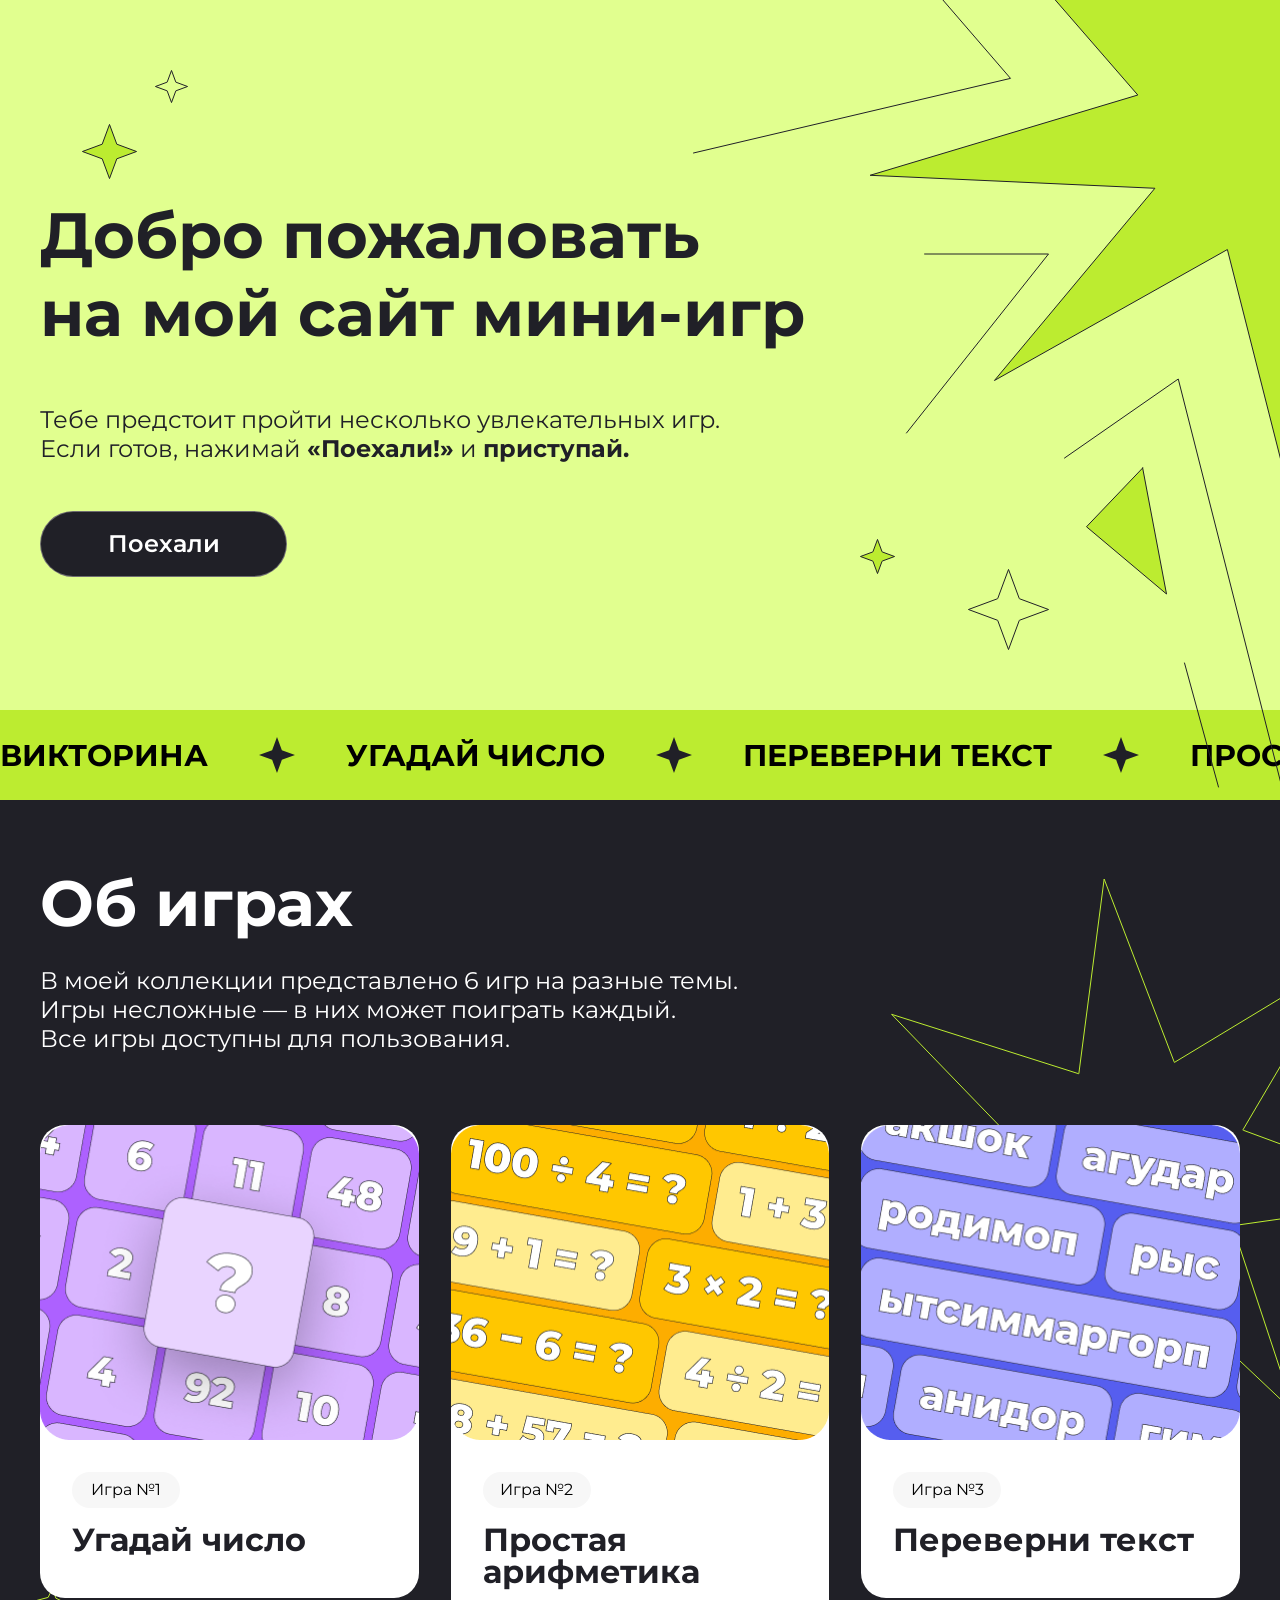
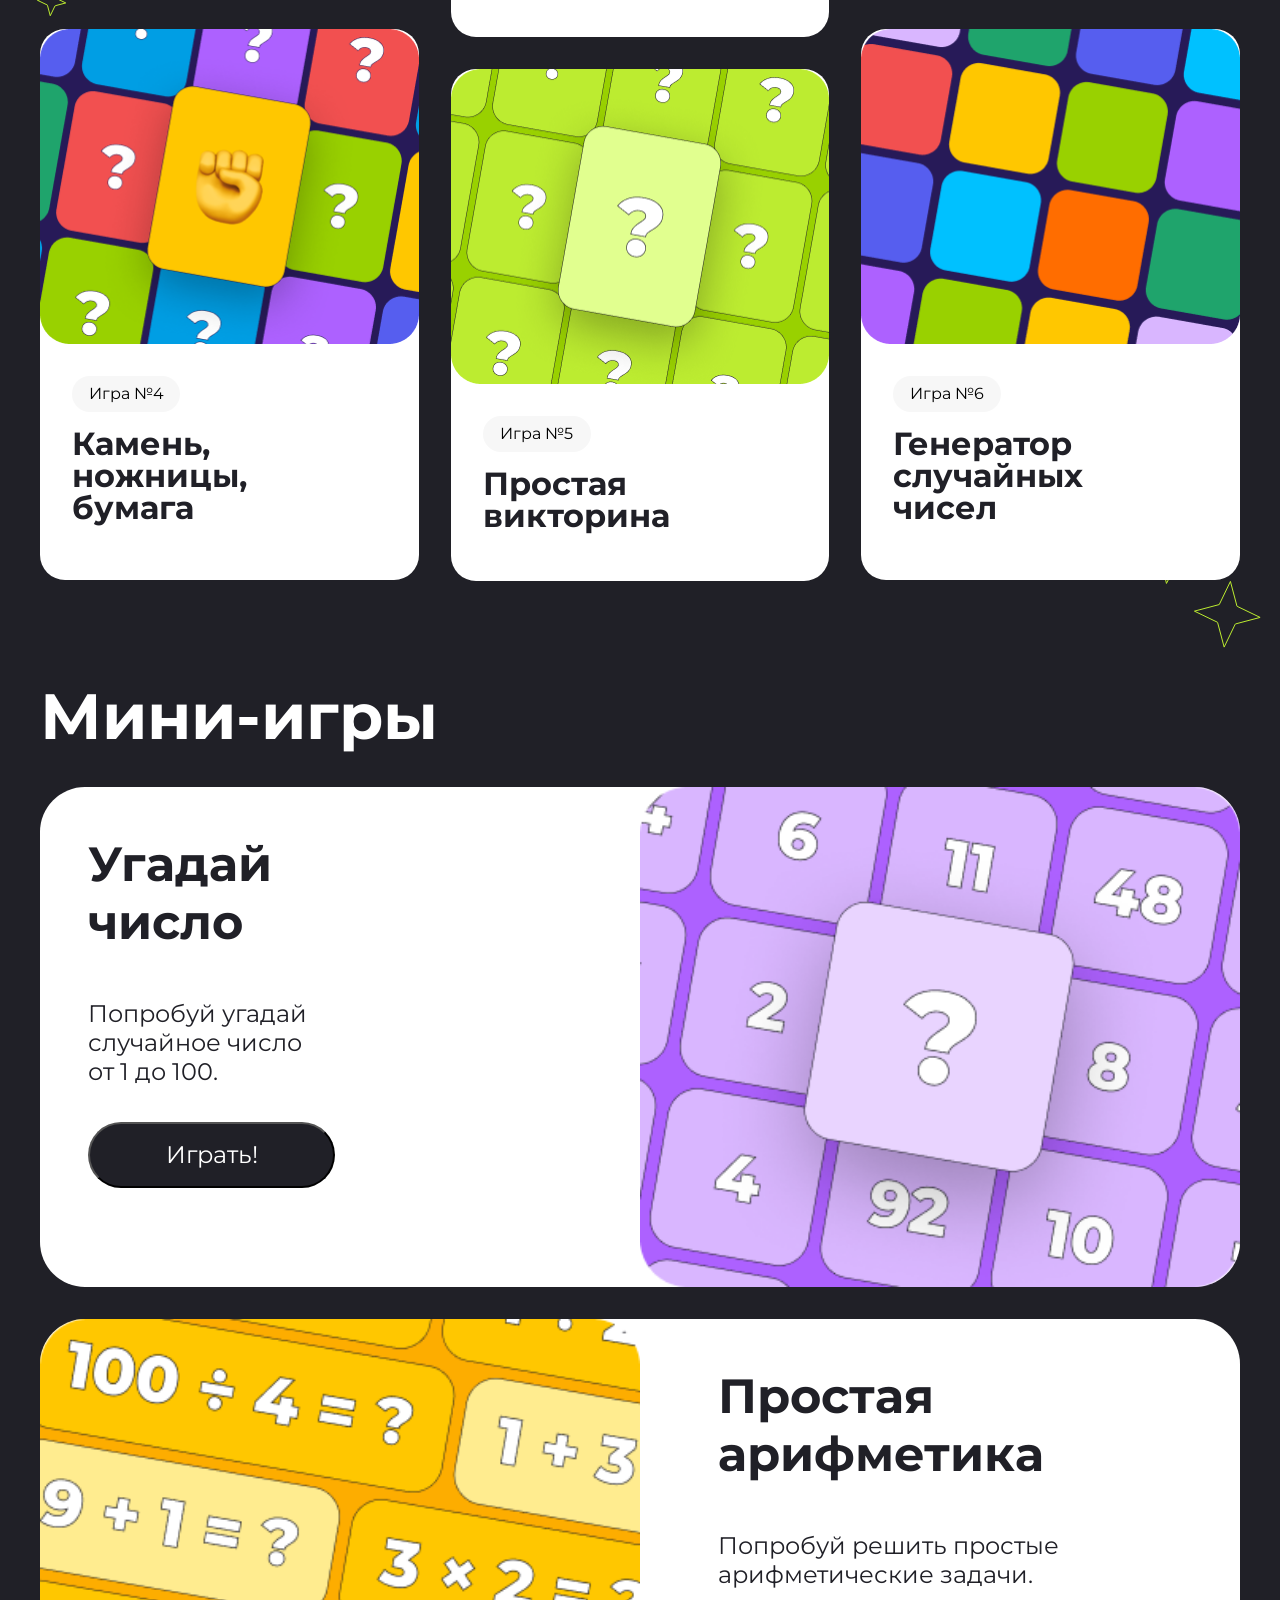
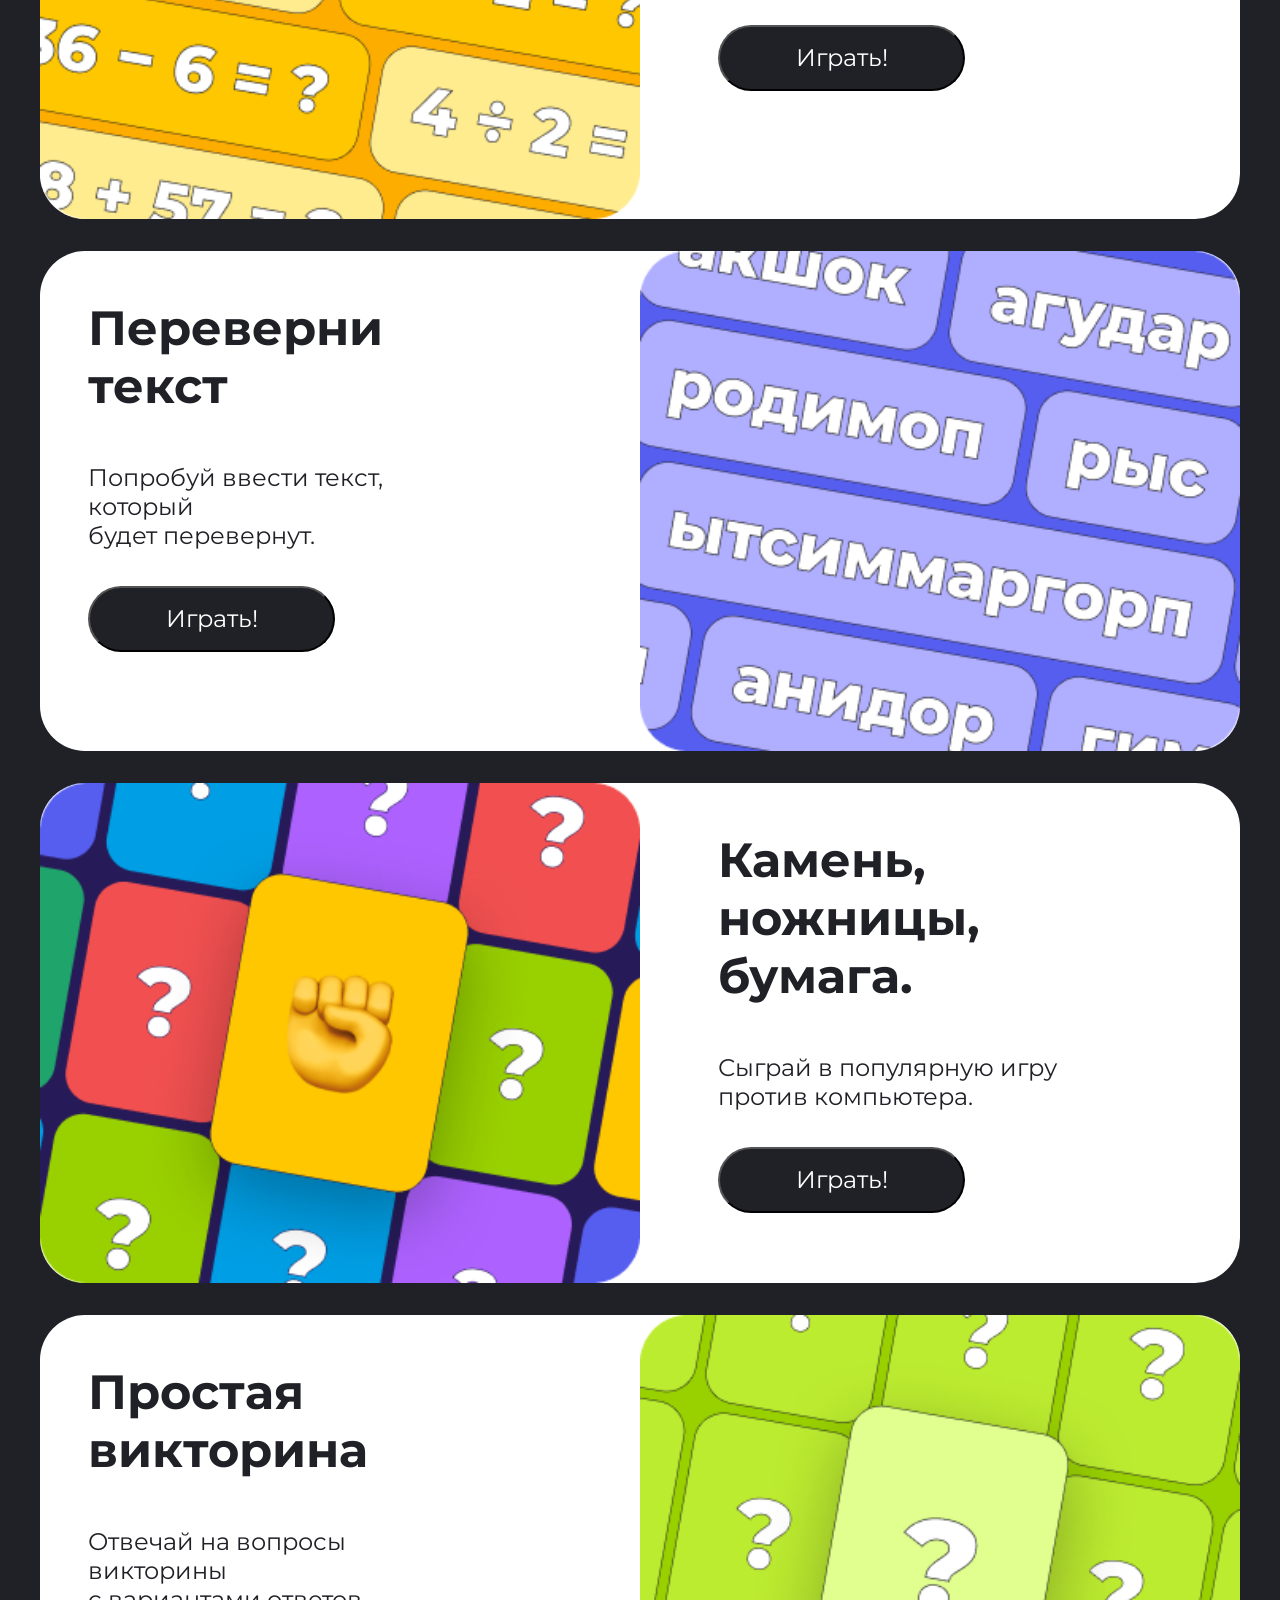
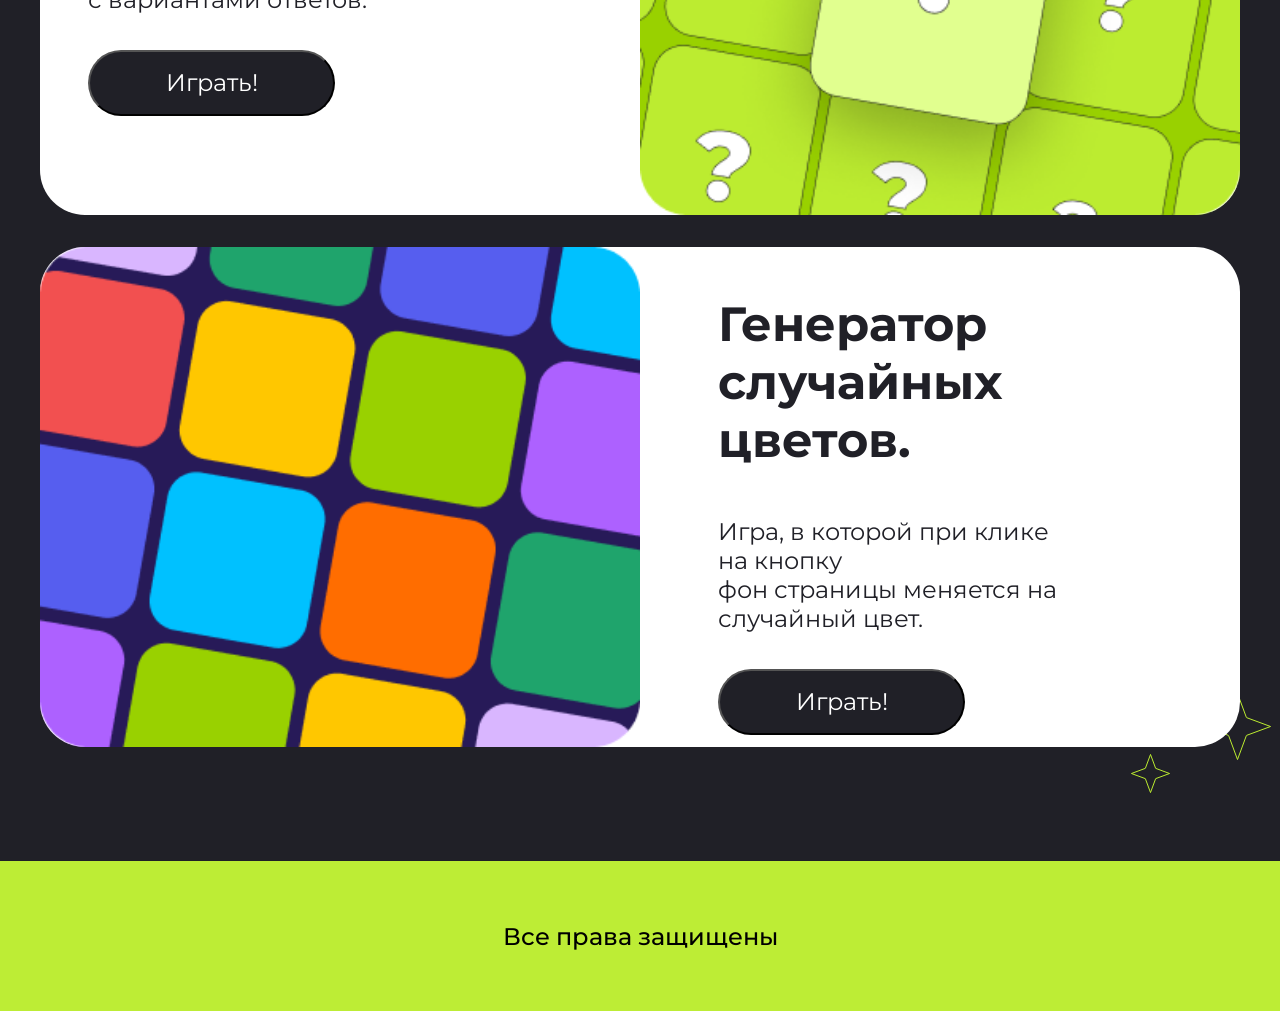
<file: index.html>
<!DOCTYPE html>
<html lang="ru">

<head>
    <meta charset="UTF-8">
    <meta name="viewport" content="width=device-width, initial-scale=1.0">
    <title>Главная страница</title>
    <link rel="stylesheet" href="style.css">
    <link rel="preconnect" href="https://fonts.googleapis.com">
    <link rel="preconnect" href="https://fonts.gstatic.com" crossorigin>
    <link href="https://fonts.googleapis.com/css2?family=Montserrat:ital,wght@0,100..900;1,100..900&display=swap"
        rel="stylesheet">
</head>

<body>
    <header class="header center">
        <div class="header__title">Добро пожаловать
            на мой сайт мини-игр
        </div>
        <div class="header__title-mob">Добро
            пожаловать
            на мой сайт
            мини-игр
        </div>
        <div class="header__description">
            Тебе предстоит пройти несколько увлекательных игр.
            Если готов, нажимай <strong>«Поехали!»</strong> и <strong>приступай.</strong>
        </div>
        <div class="header__description-mob">
            Тебе предстоит пройти несколько
            увлекательных игр. Если готов,
            нажимай <strong>«Поехали!»</strong> и <strong>приступай.</strong>
        </div>
        <div class="header__button">
            <button class="header__button-btn" id="goButton">Поехали</button>
        </div>
        <img class="header__svg1" src="img/header/Group_1597880565.svg" alt="Продукт">
        <img class="header__svg1-mob" src="img/header/Group_2.svg" alt="Продукт">
        <img class="header__svg2" src="img/header/Star_2.svg" alt="Продукт">
        <img class="header__svg3" src="img/header/Star_3.svg" alt="Продукт">
        <img class="header__svg4" src="img/header/Star_4.svg" alt="Продукт">
        <img class="header__svg5" src="img/header/Star_5.svg" alt="Продукт">
        <div class="header__lowribbon">
            <div class="header__lowribbon-track">
                <p class="header__lowribbon-text">ВИКТОРИНА</p>
                <img class="header__lowribbon-svg" src="img/header/Star.svg" alt="Продукт">
                <p class="header__lowribbon-text">УГАДАЙ ЧИСЛО</p>
                <img class="header__lowribbon-svg" src="img/header/Star.svg" alt="Продукт">
                <p class="header__lowribbon-text">ПЕРЕВЕРНИ ТЕКСТ</p>
                <img class="header__lowribbon-svg" src="img/header/Star.svg" alt="Продукт">
                <p class="header__lowribbon-text">ПРОСТАЯ АРКАДА</p>

                <!-- Дублируем для плавности (если не дублировать – будет рывок) -->
                <p class="header__lowribbon-text">ВИКТОРИНА</p>
                <img class="header__lowribbon-svg" src="img/header/Star.svg" alt="Продукт">
                <p class="header__lowribbon-text">УГАДАЙ ЧИСЛО</p>
                <img class="header__lowribbon-svg" src="img/header/Star.svg" alt="Продукт">
                <p class="header__lowribbon-text">ПЕРЕВЕРНИ ТЕКСТ</p>
                <img class="header__lowribbon-svg" src="img/header/Star.svg" alt="Продукт">
                <p class="header__lowribbon-text">ПРОСТАЯ АРКАДА</p>
            </div>
        </div>
    </header>
    <section class="Gamebox center">
        <h1 class="Gamebox__heading">Об играх</h1>
        <h2 class="Gamebox__description">В моей коллекции представлено 6 игр на разные темы.
            Игры несложные — в них может поиграть каждый.
            Все игры доступны для пользования.</h2>
        <img src="img/content/Star_13.svg" alt="" class="Gamebox__svgimg1">
        <img src="img/content/Star_15.svg" alt="" class="Gamebox__svgimg2">
        <img src="img/content/Star_14.svg" alt="" class="Gamebox__svgimg3">
        <img src="img/content/Star_16.svg" alt="" class="Gamebox__svgimg4">
        <img src="img/content/Star_17.svg" alt="" class="Gamebox__svgimg5">
        <img src="img/content/Star_18.svg" alt="" class="Gamebox__svgimg6">
        <img src="img/content/Star_19.svg" alt="" class="Gamebox__svgimg7">
        <div class="Gamebox__table">
            <div class="Gamebox__item">
                <img src="img/content/Gamebox_item1.png" alt="" class="Gamebox__img">
                <div class="Gamebox__text-box">Игра №1</div>
                <h3 class="Gamebox__text2">Угадай число</h3>
                <a href="#Game1" class="Gamebox__link">Перейти</a>
            </div>
            <div class="Gamebox__itembig">
                <img src="img/content/Gamebox_item2.png" alt="" class="Gamebox__img">
                <div class="Gamebox__text-box">Игра №2</div>
                <h3 class="Gamebox__text2">Простая
                    арифметика</h3>
                <a href="#Game2" class="Gamebox__link">Перейти</a>
            </div>
            <div class="Gamebox__item">
                <img src="img/content/Gamebox_item3.png" alt="" class="Gamebox__img">
                <div class="Gamebox__text-box">Игра №3</div>
                <h3 class="Gamebox__text2">Переверни текст</h3>
                <a href="#Game3" class="Gamebox__link">Перейти</a>
            </div>
            <div class="Gamebox__itembig Gamebox__itembig_height itemshift">
                <img src="img/content/Gamebox_item4.png" alt="" class="Gamebox__img">
                <div class="Gamebox__text-box">Игра №4</div>
                <h3 class="Gamebox__text2">Камень,
                    ножницы,
                    бумага</h3>
                <a href="#Game4" class="Gamebox__link">Перейти</a>
            </div>
            <div class="Gamebox__item Gamebox__item_height">
                <img src="img/content/Gamebox_item5.png" alt="" class="Gamebox__img">
                <div class="Gamebox__text-box">Игра №5</div>
                <h3 class="Gamebox__text2">Простая
                    викторина</h3>
                <a href="#Game5" class="Gamebox__link">Перейти</a>
            </div>
            <div class="Gamebox__itembig Gamebox__itembig_height itemshift">
                <img src="img/content/Gamebox_item6.png" alt="" class="Gamebox__img">
                <div class="Gamebox__text-box">Игра №6</div>
                <h3 class="Gamebox__text2">Генератор
                    случайных
                    чисел</h3>
                <a href="#Game6" class="Gamebox__link">Перейти</a>
            </div>
        </div>
        <h2 class="PlayGameheading">Мини-игры</h2>
        <div class="PlayGame center">
            <div class="PlayGame__item1 mobileheight1" id="Game1">
                <div class="PlayGame__item-textbox">
                    <h3 class="PlayGame__text1">Угадай число</h3>
                    <h3 class="PlayGame__text2">Попробуй угадай случайное число
                        от 1 до 100.</h3>
                    <div class="PlayGame__item-btn">
                        <button class="PlayGame__btn" onclick="guessNumber()">Играть!</button>
                    </div>
                </div>
                <img src="img/content/Gamebox_item1.png" alt="" class="PlayGame__img">
            </div>
            <div class="PlayGame__item2 mobileheight2" id="Game2">
                <img src="img/content/Gamebox_item2.png" alt="" class="PlayGame__img">
                <div class="PlayGame__item-textbox boxshift1">
                    <h3 class="PlayGame__text1">Простая
                        арифметика
                    </h3>
                    <h3 class="PlayGame__text2">Попробуй решить простые
                        арифметические задачи.
                    </h3>
                    <div class="PlayGame__item-btn">
                        <button class="PlayGame__btn" onclick="simpleArithmetic()">Играть!</button>
                    </div>
                </div>
            </div>
            <div class="PlayGame__item1 mobileheight3" id="Game3">
                <div class="PlayGame__item-textbox">
                    <h3 class="PlayGame__text1 mobiletex1aling">Переверни текст</h3>
                    <h3 class="PlayGame__text2">Попробуй ввести текст, который
                        будет перевернут.</h3>
                    <div class="PlayGame__item-btn">
                        <button class="PlayGame__btn" onclick="gameReverseText()">Играть!</button>
                    </div>
                </div>
                <img src="img/content/Gamebox_item3.png" alt="" class="PlayGame__img">
            </div>
            <div class="PlayGame__item2 mobileheight4" id="Game4">
                <img src="img/content/Gamebox_item4.png" alt="" class="PlayGame__img">
                <div class="PlayGame__item-textbox boxshift1">
                    <h3 class="PlayGame__text1">Камень,
                        ножницы,
                        бумага.
                    </h3>
                    <h3 class="PlayGame__text2">Сыграй в популярную игру
                        против компьютера.
                    </h3>
                    <div class="PlayGame__item-btn">
                        <button class="PlayGame__btn" onclick="gameRockScissorsPaper()">Играть!</button>
                    </div>
                </div>
            </div>
            <div class="PlayGame__item1 mobileheight5" id="Game5">
                <div class="PlayGame__item-textbox">
                    <h3 class="PlayGame__text1">Простая викторина</h3>
                    <h3 class="PlayGame__text2">Отвечай на вопросы викторины
                        с вариантами ответов.</h3>
                    <div class="PlayGame__item-btn">
                        <button class="PlayGame__btn" onclick="startQuiz()">Играть!</button>
                    </div>
                </div>
                <img src="img/content/Gamebox_item5.png" alt="" class="PlayGame__img">
            </div>
            <div class="PlayGame__item2 mobileheight6" id="Game6">
                <img src="img/content/Gamebox_item6.png" alt="" class="PlayGame__img">
                <div class="PlayGame__item-textbox">
                    <h3 class="PlayGame__text1">Генератор
                        случайных
                        цветов.
                    </h3>
                    <h3 class="PlayGame__text2 mobilealing">Игра, в которой при клике на кнопку
                        фон страницы меняется на случайный цвет.
                    </h3>
                    <div class="PlayGame__item-btn">
                        <button class="PlayGame__btn" onclick="randomColorBackground()">Играть!</button>
                    </div>
                </div>
            </div>
        </div>
    </section>
    <footer class="footer">
        <div class="footer__title">
            <h3 class="footer__text">Все права защищены</h3>
        </div>
    </footer>
    <script src="hw-8.js"> </script>
</body>

</html>
</file>
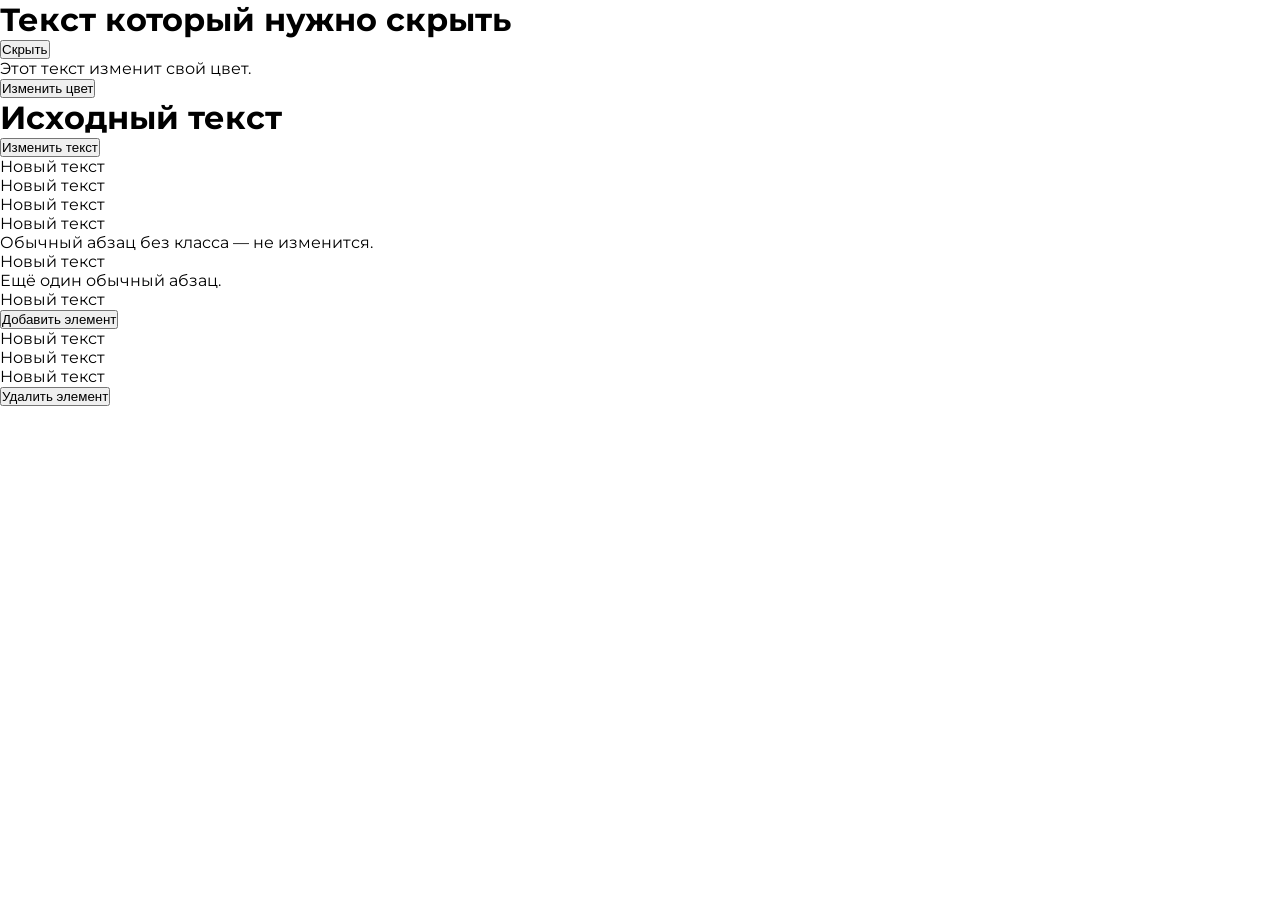
<file: index last.html>
<!DOCTYPE html>
<html lang="en">

<head>
    <meta charset="UTF-8">
    <meta name="viewport" content="width=device-width, initial-scale=1.0">
    <title>Главная страница:</title>
    <link rel="stylesheet" href="style.css">
    <link rel="preconnect" href="https://fonts.googleapis.com">
    <link rel="preconnect" href="https://fonts.gstatic.com" crossorigin>
    <link href="https://fonts.googleapis.com/css2?family=Montserrat:ital,wght@0,100..900;1,100..900&display=swap"
        rel="stylesheet">
</head>

<body>
    <div>
        <h1>Текст который нужно скрыть</h1>
        <button id="hideBtn">Скрыть</button>
    </div>

    <div>
        <p>Этот текст изменит свой цвет.</p>
        <button id="colorBtn">Изменить цвет</button>
    </div>
    <div>
        <h1 id="dynamicHeader">Исходный текст</h1>
        <button id="changeTextBtn">Изменить текст</button>
    </div>

    <div>
        <p class="description">Первое описание</p>
        <p class="description">Второе описание</p>
        <div class="description">Третье описание</div>
    </div>

    <div>
        <p class="description">Это абзац с классом description — текст изменится.</p>
        <p>Обычный абзац без класса — не изменится.</p>
        <p class="description">Ещё один абзац с классом description — тоже изменится.</p>
        <p>Ещё один обычный абзац.</p>
        <p class="description">Третий абзац с классом description — и этот изменится.</p>
    </div>

    <div>
        <button id="addParagraphBtn">Добавить элемент</button>
    </div>


    <div>
        <p class="description">Первый абзац с классом description</p>
        <p class="description">Второй абзац с классом description</p>
        <p class="description">Третий абзац с классом description</p>
        <button id="removeBtn">Удалить элемент</button>
    </div>


    <script src="hw-9.js"> </script>
</body>

</html>
</file>
<file: style.css>
@charset "UTF-8";
* {
  margin: 0;
  padding: 0;
}

body {
  font-family: "Montserrat", sans-serif;
}

.center {
  padding-left: calc(50% - 600px);
  padding-right: calc(50% - 600px);
}

.header {
  font-family: "Montserrat";
  position: relative;
  display: -webkit-box;
  display: -ms-flexbox;
  display: flex;
  -webkit-box-orient: vertical;
  -webkit-box-direction: normal;
      -ms-flex-direction: column;
          flex-direction: column;
  background-color: #E1FF8F;
  height: 800px;
  overflow: hidden;
}

.header__title {
  white-space: pre-line;
  /* Если в html в блоке div задать построчную то данное свойство сохраяет html переносы */
  color: #202027;
  font-weight: 700;
  font-style: Bold;
  font-size: 64px;
  margin-top: 196px;
  z-index: 2;
}

.header__title-mob {
  display: none;
}

.header__description {
  white-space: pre-line;
  /* Если в html в блоке div задать построчную то данное свойство сохраяет html переносы */
  color: #202027;
  font-weight: 400;
  font-style: Regular;
  font-size: 24px;
  margin-top: 24px;
  z-index: 2;
}

.header__description-mob {
  display: none;
}

.header__button-btn {
  font-family: "Montserrat";
  font-style: SemiBold;
  font-weight: 600;
  background: #202027;
  border: 1px solid rgba(222, 215, 215, 0.41);
  -webkit-box-sizing: border-box;
          box-sizing: border-box;
  border-radius: 60px;
  width: 247px;
  height: 66px;
  margin-top: 48px;
  font-size: 24px;
  line-height: 18px;
  color: #ffffff;
  display: block;
  -webkit-transition: color 0.2s ease, -webkit-transform 0.2s ease;
  transition: color 0.2s ease, -webkit-transform 0.2s ease;
  transition: transform 0.2s ease, color 0.2s ease;
  transition: transform 0.2s ease, color 0.2s ease, -webkit-transform 0.2s ease;
}

.header__button-btn:hover {
  -webkit-transform: scale(1.12);
          transform: scale(1.12);
  color: #202027;
  background: #FFFFFF;
}

.header__svg1 {
  position: absolute;
  right: 0px;
  top: 0px;
  z-index: 1;
}

.header__svg1-mob {
  display: none;
}

.header__svg2 {
  position: absolute;
  left: calc(100% * 0.063542);
  top: 123px;
}

.header__svg3 {
  position: absolute;
  left: calc(100% * 0.120486);
  top: 69px;
}

.header__svg4 {
  position: absolute;
  left: calc(100% * 0.7552);
  top: 568px;
}

.header__svg5 {
  position: absolute;
  left: calc(100% * 0.671181);
  top: 538px;
}

.header__lowribbon {
  position: absolute;
  bottom: 0;
  left: 0;
  width: 100%;
  height: 90px;
  background-color: #BCEC30;
  overflow: hidden;
  /* БОЛЬШЕ НИКАКИХ display: flex, align-items и т.п. */
}

.header__lowribbon-track {
  display: -webkit-box;
  display: -ms-flexbox;
  display: flex;
  -webkit-box-orient: horizontal;
  -webkit-box-direction: normal;
      -ms-flex-direction: row;
          flex-direction: row;
  -webkit-box-align: center;
      -ms-flex-align: center;
          align-items: center;
  gap: 51px;
  height: 100%;
  width: -webkit-max-content;
  width: -moz-max-content;
  width: max-content;
  -ms-flex-wrap: nowrap;
      flex-wrap: nowrap;
  -webkit-animation: lowribbon-scroll 20s linear infinite;
          animation: lowribbon-scroll 20s linear infinite;
}

.header__lowribbon-track:hover {
  -webkit-animation-play-state: paused;
          animation-play-state: paused;
}

.header__lowribbon-text {
  font-family: "Montserrat";
  white-space: nowrap;
  font-style: Bold;
  font-weight: 700;
  font-size: 30px;
}

@-webkit-keyframes lowribbon-scroll {
  0% {
    -webkit-transform: translateX(0);
            transform: translateX(0);
  }
  100% {
    -webkit-transform: translateX(-50%);
            transform: translateX(-50%);
  }
}

@keyframes lowribbon-scroll {
  0% {
    -webkit-transform: translateX(0);
            transform: translateX(0);
  }
  100% {
    -webkit-transform: translateX(-50%);
            transform: translateX(-50%);
  }
}

.header__link {
  white-space: nowrap;
  text-decoration: none;
  /* убираем подчёркивание по умолчанию */
  color: #fff;
  -webkit-transition: color 0.2s ease, -webkit-transform 0.2s ease;
  transition: color 0.2s ease, -webkit-transform 0.2s ease;
  transition: transform 0.2s ease, color 0.2s ease;
  transition: transform 0.2s ease, color 0.2s ease, -webkit-transform 0.2s ease;
}

.Gamebox {
  overflow: hidden;
  background-color: #202027;
  padding-top: 64px;
  position: relative;
}

.Gamebox__heading {
  font-family: "Montserrat";
  font-style: SemiBold;
  font-weight: 700;
  font-size: 64px;
  color: #FFFFFF;
}

.Gamebox__description {
  white-space: pre-line;
  margin-top: 24px;
  font-family: "Montserrat";
  font-style: Regular;
  font-weight: 400;
  font-size: 24px;
  color: #FFFFFF;
}

.Gamebox__table {
  margin-top: 72px;
  display: -ms-grid;
  display: grid;
  gap: 32px;
  -ms-grid-columns: (1fr)[12];
      grid-template-columns: repeat(12, 1fr);
}

.Gamebox__item {
  position: relative;
  height: 473px;
  grid-column: span 4;
  background-color: #FFFFFF;
  border-radius: 25px;
  display: -webkit-box;
  display: -ms-flexbox;
  display: flex;
  -webkit-box-orient: vertical;
  -webkit-box-direction: normal;
      -ms-flex-direction: column;
          flex-direction: column;
  -webkit-box-pack: start;
      -ms-flex-pack: start;
          justify-content: start;
  -webkit-box-align: start;
      -ms-flex-align: start;
          align-items: flex-start;
  z-index: 1;
  -webkit-transition: color 0.2s ease, -webkit-transform 0.2s ease;
  transition: color 0.2s ease, -webkit-transform 0.2s ease;
  transition: transform 0.2s ease, color 0.2s ease;
  transition: transform 0.2s ease, color 0.2s ease, -webkit-transform 0.2s ease;
}

.Gamebox__item_height {
  height: 512px;
}

.Gamebox__item:hover {
  -webkit-transform: scale(1.12);
          transform: scale(1.12);
}

.Gamebox__itembig {
  position: relative;
  height: 512px;
  grid-column: span 4;
  background-color: #FFFFFF;
  border-radius: 25px;
  display: -webkit-box;
  display: -ms-flexbox;
  display: flex;
  -webkit-box-orient: vertical;
  -webkit-box-direction: normal;
      -ms-flex-direction: column;
          flex-direction: column;
  -webkit-box-pack: start;
      -ms-flex-pack: start;
          justify-content: start;
  -webkit-box-align: start;
      -ms-flex-align: start;
          align-items: flex-start;
  z-index: 1;
  -webkit-transition: color 0.2s ease, -webkit-transform 0.2s ease;
  transition: color 0.2s ease, -webkit-transform 0.2s ease;
  transition: transform 0.2s ease, color 0.2s ease;
  transition: transform 0.2s ease, color 0.2s ease, -webkit-transform 0.2s ease;
}

.Gamebox__itembig_height {
  height: 551px;
}

.Gamebox__itembig:hover {
  -webkit-transform: scale(1.12);
          transform: scale(1.12);
}

.Gamebox__img {
  width: 100%;
}

.Gamebox__text-box {
  margin-left: 32px;
  margin-top: 32px;
  height: 36px;
  width: 108px;
  background-color: #f7f7f7;
  border-radius: 53px;
  display: -webkit-box;
  display: -ms-flexbox;
  display: flex;
  -webkit-box-align: center;
      -ms-flex-align: center;
          align-items: center;
  /* центрируем по вертикали */
  -webkit-box-pack: center;
      -ms-flex-pack: center;
          justify-content: center;
  /* центрируем по горизонтали */
}

.Gamebox__text1 {
  margin-left: 48px;
  margin-top: 32px;
  font-family: "Montserrat";
  font-weight: 500;
  font-size: 16px;
  color: #202027;
}

.Gamebox__text2 {
  margin-left: 32px;
  margin-top: 16px;
  white-space: pre-line;
  line-height: 1.0;
  /* Расстояние между строками*/
  font-family: "Montserrat";
  font-weight: 700;
  font-style: Bold;
  font-size: 32px;
  color: #202027;
}

.Gamebox__link {
  position: absolute;
  top: 0;
  left: 0;
  width: 100%;
  height: 100%;
  text-indent: -9999px;
  /* скрыть текст ссылки */
  z-index: 1;
}

.Gamebox__item_big {
  grid-column: span 4;
}

.Gamebox__svgimg1 {
  position: absolute;
  left: calc(100% * 0.674);
  top: 77px;
  z-index: 0;
}

.Gamebox__svgimg2 {
  position: absolute;
  left: calc(100% * 0.9322);
  top: 1380px;
  z-index: 0;
}

.Gamebox__svgimg3 {
  position: absolute;
  left: calc(100% * 0.8989);
  top: 1350px;
  z-index: 0;
}

.Gamebox__svgimg4 {
  position: absolute;
  left: calc(100% * 0.8829);
  bottom: 67px;
  z-index: 0;
}

.Gamebox__svgimg5 {
  position: absolute;
  left: calc(100% * 0.9399);
  bottom: 100px;
  z-index: 0;
}

.Gamebox__svgimg6 {
  position: absolute;
  left: calc(100% * 0.028);
  top: 786px;
  z-index: 0;
}

.Gamebox__svgimg7 {
  position: absolute;
  left: calc(100% * 0.0468);
  top: 850px;
  z-index: 0;
}

.itemshift {
  margin-top: -40px;
}

.textshift1 {
  margin-top: 96px;
}

.PlayGame {
  margin-top: 32px;
  margin-bottom: 114px;
  display: -ms-grid;
  display: grid;
  gap: 32px;
  -ms-grid-columns: (1fr)[12];
      grid-template-columns: repeat(12, 1fr);
}

.PlayGameheading {
  margin-top: 96px;
  font-family: "Montserrat";
  font-style: SemiBold;
  font-weight: 700;
  font-size: 64px;
  color: #FFFFFF;
}

.PlayGame__item1 {
  height: 500px;
  grid-column: span 12;
  background-color: #FFFFFF;
  border-radius: 45px;
  display: -webkit-box;
  display: -ms-flexbox;
  display: flex;
  -webkit-box-orient: horizontal;
  -webkit-box-direction: normal;
      -ms-flex-direction: row;
          flex-direction: row;
  -webkit-box-pack: justify;
      -ms-flex-pack: justify;
          justify-content: space-between;
  -webkit-box-align: start;
      -ms-flex-align: start;
          align-items: flex-start;
  z-index: 2;
}

/* Масштабируем блок при переходе по ссылке*/
.PlayGame__item1:target {
  -webkit-animation: PlayGameItemPulse 3s ease-in-out forwards;
          animation: PlayGameItemPulse 3s ease-in-out forwards;
}

.PlayGame__item2 {
  height: 500px;
  grid-column: span 12;
  background-color: #FFFFFF;
  border-radius: 45px;
  display: -webkit-box;
  display: -ms-flexbox;
  display: flex;
  -webkit-box-orient: horizontal;
  -webkit-box-direction: normal;
      -ms-flex-direction: row;
          flex-direction: row;
  -webkit-column-gap: 30px;
          column-gap: 30px;
  -webkit-box-align: start;
      -ms-flex-align: start;
          align-items: flex-start;
  z-index: 2;
}

/* Масштабируем блок при переходе по ссылке*/
.PlayGame__item2:target {
  -webkit-animation: PlayGameItemPulse 3s ease-in-out forwards;
          animation: PlayGameItemPulse 3s ease-in-out forwards;
}

/* Определяем ключевые кадры */
@-webkit-keyframes PlayGameItemPulse {
  0% {
    -webkit-transform: scale(1);
            transform: scale(1);
  }
  /* старт */
  25% {
    -webkit-transform: scale(1.08);
            transform: scale(1.08);
  }
  /* 1-е увеличение */
  50% {
    -webkit-transform: scale(1);
            transform: scale(1);
  }
  75% {
    -webkit-transform: scale(1.08);
            transform: scale(1.08);
  }
  /* возврат */
  100% {
    -webkit-transform: scale(1);
            transform: scale(1);
  }
  /* 3-е увеличение — остаёмся */
}
@keyframes PlayGameItemPulse {
  0% {
    -webkit-transform: scale(1);
            transform: scale(1);
  }
  /* старт */
  25% {
    -webkit-transform: scale(1.08);
            transform: scale(1.08);
  }
  /* 1-е увеличение */
  50% {
    -webkit-transform: scale(1);
            transform: scale(1);
  }
  75% {
    -webkit-transform: scale(1.08);
            transform: scale(1.08);
  }
  /* возврат */
  100% {
    -webkit-transform: scale(1);
            transform: scale(1);
  }
  /* 3-е увеличение — остаёмся */
}

.PlayGame__img {
  max-width: 50%;
  height: 100%;
}

.PlayGame__text1 {
  margin-left: 48px;
  margin-top: 48px;
  white-space: pre-line;
  font-family: "Montserrat";
  font-weight: 700;
  font-style: Bold;
  font-size: 48px;
  color: #202027;
}

.PlayGame__text2 {
  margin-left: 48px;
  margin-top: 48px;
  white-space: pre-line;
  font-family: "Montserrat";
  font-weight: 400;
  font-style: Regular;
  font-size: 24px;
  color: #202027;
}

.PlayGame_img1 {
  height: 500px;
  -o-object-fit: cover;
     object-fit: cover;
  display: block;
}

.PlayGame__item-btn {
  margin-top: 36px;
}

.PlayGame__btn {
  margin-left: 48px;
  font-family: "Montserrat";
  font-style: SemiBold;
  background: #202027;
  /*border: 1px solid rgba(222, 215, 215, 0.41);*/
  -webkit-box-sizing: border-box;
          box-sizing: border-box;
  border-radius: 60px;
  width: 247px;
  height: 66px;
  font-size: 24px;
  line-height: 18px;
  color: #ffffff;
  display: block;
  -webkit-transition: color 0.2s ease, -webkit-transform 0.2s ease;
  transition: color 0.2s ease, -webkit-transform 0.2s ease;
  transition: transform 0.2s ease, color 0.2s ease;
  transition: transform 0.2s ease, color 0.2s ease, -webkit-transform 0.2s ease;
}

.PlayGame__btn:hover {
  -webkit-transform: scale(1.12);
          transform: scale(1.12);
  color: #202027;
  background: #FFFFFF;
}

.PlayGame__item-textbox {
  display: -webkit-box;
  display: -ms-flexbox;
  display: flex;
  -webkit-box-orient: vertical;
  -webkit-box-direction: normal;
      -ms-flex-direction: column;
          flex-direction: column;
  max-width: 400px;
}

.footer {
  display: -webkit-box;
  display: -ms-flexbox;
  display: flex;
  -webkit-box-pack: center;
      -ms-flex-pack: center;
          justify-content: center;
  -webkit-box-align: center;
      -ms-flex-align: center;
          align-items: center;
  height: 150px;
  background-color: #BDED35;
  font-family: "Montserrat";
  font-style: SemiBold;
}

.footer__title {
  font-weight: 600;
  font-style: SemiBold;
  font-size: 24px;
  color: #000000;
}

.footer__text {
  font-weight: 500;
  font-size: 24px;
  color: #000000;
}

@media (max-width: 1440px) {
  .center {
    padding-left: calc(50% - 1200px/2);
    padding-right: calc(50% - 1200px/2);
  }
}

@media (max-width: 876px) {
  .center {
    padding-left: 16px;
    padding-right: 16px;
  }
  .header {
    font-family: "Montserrat";
    position: relative;
    display: -webkit-box;
    display: -ms-flexbox;
    display: flex;
    -webkit-box-orient: vertical;
    -webkit-box-direction: normal;
        -ms-flex-direction: column;
            flex-direction: column;
    background-color: #E1FF8F;
    height: 700px;
    overflow: hidden;
  }
  .header__title {
    display: none;
  }
  .header__description {
    display: none;
  }
  .header__title-mob {
    display: block;
    white-space: pre-line;
    /* Если в html в блоке div задать построчную то данное свойство сохраяет html переносы */
    color: #202027;
    font-weight: 700;
    font-style: Bold;
    font-size: 40px;
    margin-top: 147px;
    text-align: center;
    z-index: 2;
  }
  .header__description-mob {
    display: block;
    white-space: pre-line;
    /* Если в html в блоке div задать построчную то данное свойство сохраяет html переносы */
    color: #202027;
    font-weight: 400;
    font-style: Regular;
    font-size: 16px;
    margin-top: 24px;
    text-align: center;
    z-index: 2;
  }
  .header__button {
    display: -webkit-box;
    display: -ms-flexbox;
    display: flex;
    -webkit-box-pack: center;
        -ms-flex-pack: center;
            justify-content: center;
  }
  .header__button-btn {
    border-radius: 60px;
    width: 285px;
    height: 55px;
    margin-top: 36px;
    font-size: 16px;
    line-height: 18px;
  }
  .header__svg1 {
    display: none;
  }
  .header__lowribbon {
    height: 51px;
  }
  .header__lowribbon-text {
    font-style: Bold;
    font-weight: 700;
    font-size: 16px;
  }
  .header__lowribbon-svg {
    width: 50%;
    height: 50%;
  }
  .header__lowribbon-track {
    gap: 27px;
  }
  .header__svg1 {
    display: none;
  }
  .header__svg1-mob {
    display: block;
    position: absolute;
    right: 0px;
    top: 0px;
    z-index: 1;
  }
  .header__svg2 {
    width: 35px;
    height: auto;
  }
  .header__svg3 {
    width: 21px;
    height: auto;
  }
  .header__svg4 {
    width: 39px;
    height: auto;
    top: 588px;
  }
  .header__svg5 {
    width: 18px;
    height: auto;
    top: 558px;
  }
  .Gamebox {
    padding-top: 48px;
  }
  .Gamebox__heading {
    display: none;
  }
  .Gamebox__description {
    display: none;
  }
  .Gamebox__table {
    display: none;
  }
  .Gamebox__svgimg1 {
    display: none;
  }
  .Gamebox__svgimg1 {
    display: none;
  }
  .Gamebox__svgimg2 {
    display: none;
  }
  .Gamebox__svgimg3 {
    display: none;
  }
  .Gamebox__svgimg4 {
    display: none;
  }
  .Gamebox__svgimg5 {
    display: none;
  }
  .Gamebox__svgimg6 {
    display: none;
  }
  .Gamebox__svgimg7 {
    display: none;
  }
  .PlayGame {
    -ms-grid-columns: (1fr)[4];
        grid-template-columns: repeat(4, 1fr);
    gap: 0;
    row-gap: 24px;
    margin-bottom: 10px;
  }
  .PlayGame__item1 {
    height: 528px;
    grid-column: 1 / -1;
    -webkit-box-orient: vertical;
    -webkit-box-direction: normal;
        -ms-flex-direction: column;
            flex-direction: column;
    -webkit-box-align: center;
        -ms-flex-align: center;
            align-items: center;
  }
  .PlayGame__item2 {
    height: 528px;
    grid-column: 1 / -1;
    -webkit-box-orient: vertical;
    -webkit-box-direction: normal;
        -ms-flex-direction: column;
            flex-direction: column;
    -webkit-box-align: center;
        -ms-flex-align: center;
            align-items: center;
  }
  .PlayGame__img {
    width: 100%;
    height: 285px;
  }
  .PlayGame__text1 {
    margin-top: 29px;
    margin-left: 29px;
    font-size: 32px;
  }
  .PlayGame__text2 {
    margin-top: 16px;
    margin-left: 29px;
    font-size: 16px;
  }
  .PlayGame__btn {
    margin-left: 0px;
    height: 55px;
    max-width: 285px;
    font-size: 16px;
  }
  .PlayGame__item-btn {
    margin-top: 32px;
  }
  .PlayGame__item-textbox {
    max-width: 267px;
  }
  .PlayGameheading {
    margin-top: 0;
    font-style: Bold;
    font-weight: 700;
    font-size: 40px;
  }
  .mobileheight1 {
    height: 529px;
    -webkit-box-orient: vertical;
    -webkit-box-direction: reverse;
        -ms-flex-direction: column-reverse;
            flex-direction: column-reverse;
    -webkit-box-pack: end;
        -ms-flex-pack: end;
            justify-content: flex-end;
  }
  .mobileheight2 {
    height: 568px;
  }
  .mobileheight3 {
    height: 568px;
    -webkit-box-orient: vertical;
    -webkit-box-direction: reverse;
        -ms-flex-direction: column-reverse;
            flex-direction: column-reverse;
    -webkit-box-pack: end;
        -ms-flex-pack: end;
            justify-content: flex-end;
  }
  .mobileheight4 {
    height: 607px;
  }
  .mobileheight5 {
    height: 568px;
    -webkit-box-orient: vertical;
    -webkit-box-direction: reverse;
        -ms-flex-direction: column-reverse;
            flex-direction: column-reverse;
    -webkit-box-pack: end;
        -ms-flex-pack: end;
            justify-content: flex-end;
  }
  .mobileheight6 {
    height: 627px;
  }
  .mobiletex1aling {
    width: 120px;
    white-space: normal;
  }
  .mobilealing {
    width: 235px;
    white-space: normal;
  }
  .PlayGame__item1:hover {
    -webkit-transform: scale(1.03);
            transform: scale(1.03);
  }
  .PlayGame__item2:hover {
    -webkit-transform: scale(1.03);
            transform: scale(1.03);
  }
  .footer {
    height: 100px;
  }
  .footer__text {
    font-weight: 600;
    font-size: 16px;
    color: #000000;
  }
}
/*# sourceMappingURL=style.css.map */
</file>
